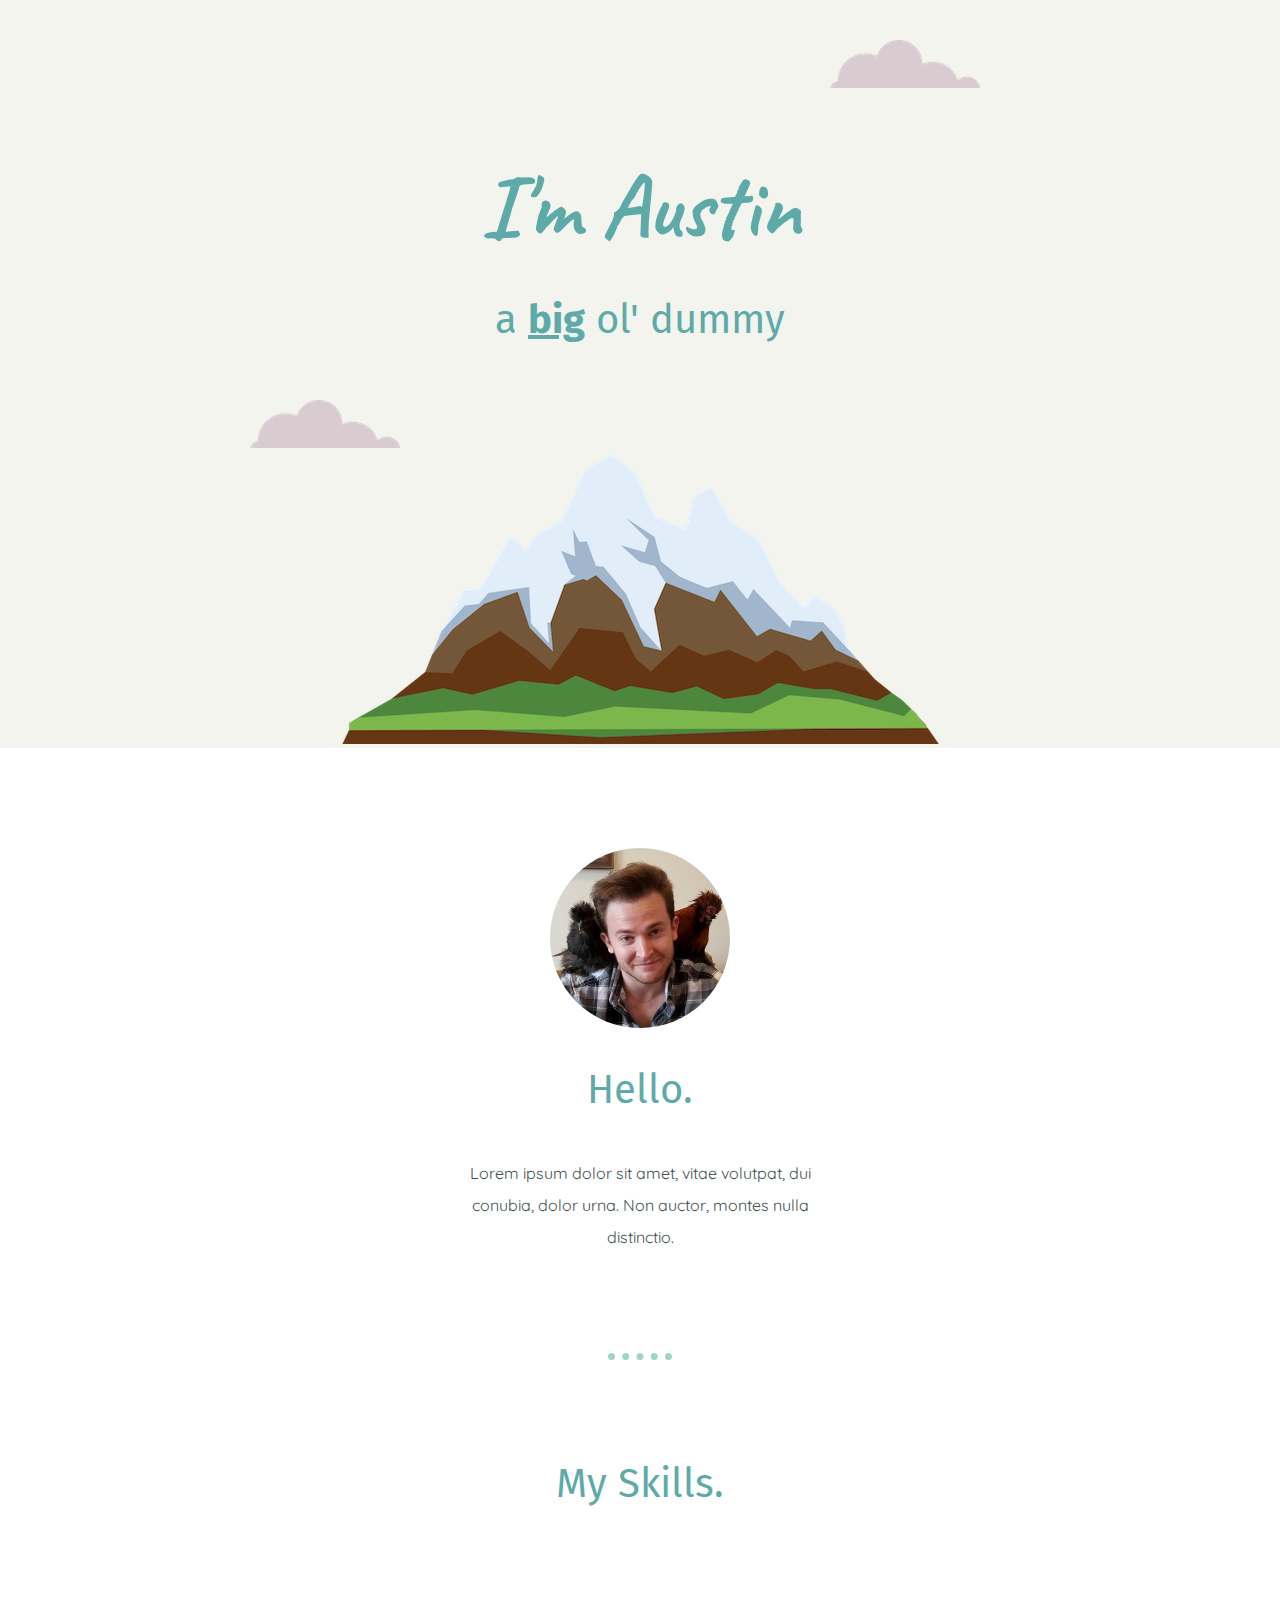
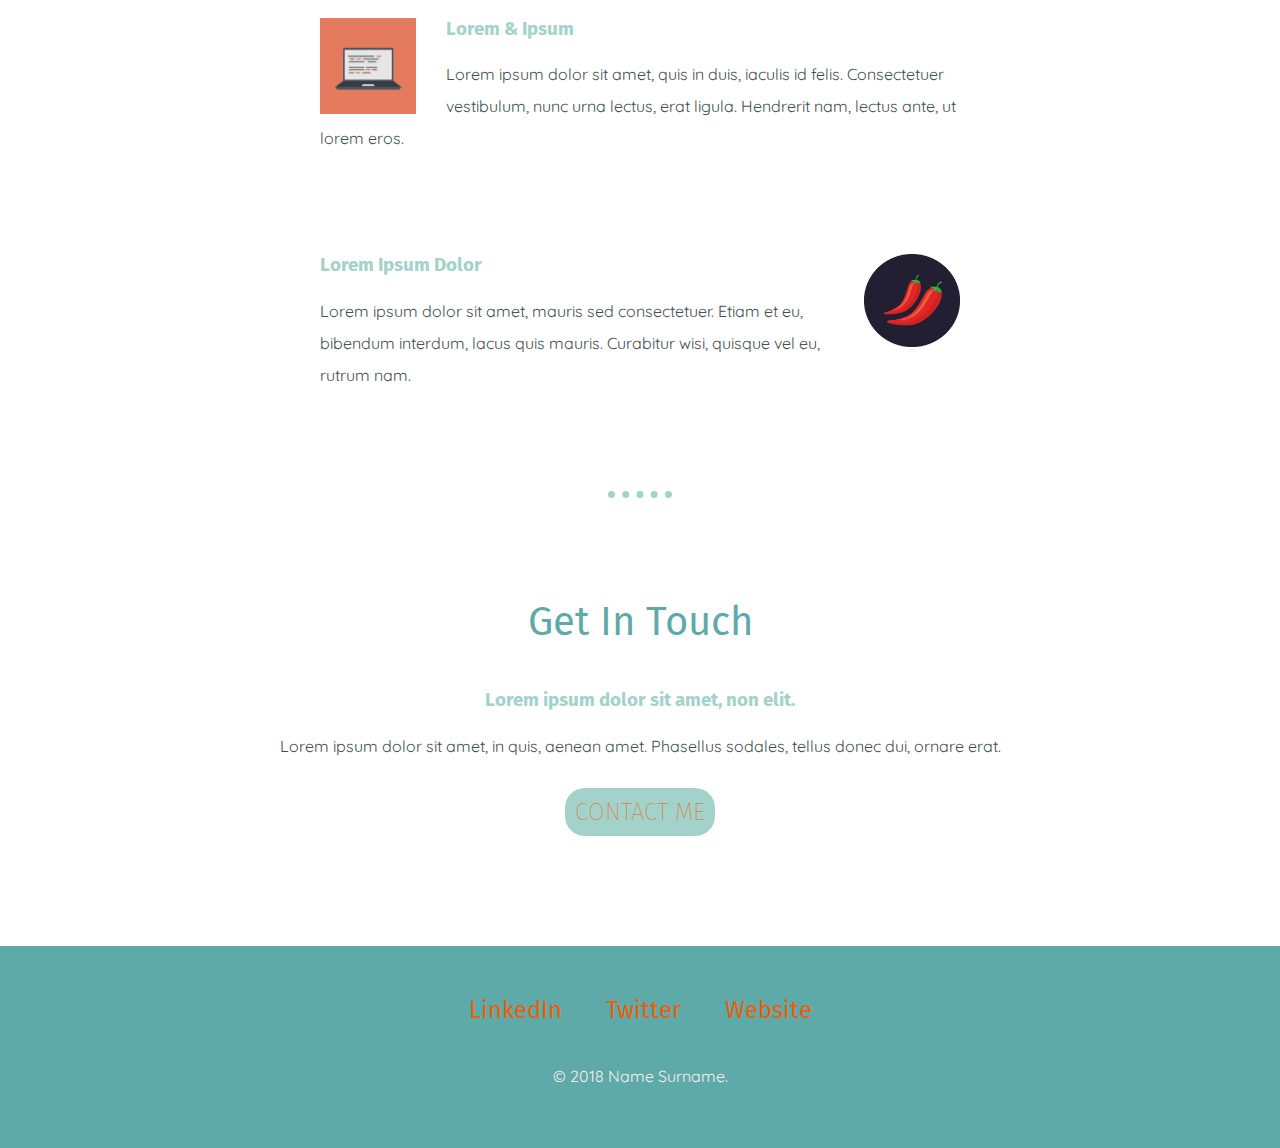
<file: index.html>
<!DOCTYPE html>
<html lang="en" dir="ltr">

<head>
  <meta charset="utf-8">
  <title>Austin</title>

  <link rel="stylesheet" href="css/styles.css">
  <link rel="icon" href="favicon.ico">
  <link rel="preconnect" href="https://fonts.gstatic.com">
  <link href="https://fonts.googleapis.com/css2?family=Caveat&family=Fira+Sans&family=Quicksand&family=Shadows+Into+Light&display=swap" rel="stylesheet">

</head>

<body>

  <div class="top-container">
    <img class="top-cloud" src="images/cloud.png" alt="cloud-img">
    <h1>I'm Austin</h1>
    <h2>a <span class="big">big</span> ol' dummy</h2>
    <img class="bottom-cloud" src="images/cloud.png" alt="cloud-img">
    <img src="images/mountain.png" alt="mountain-img">
  </div>

  <div class="middle-container">
    <div class="profile">
      <img id="selfImage" src="images/austin.jpg" alt="self-img">
      <h2>Hello.</h2>
      <p class="intro">Lorem ipsum dolor sit amet, vitae volutpat, dui conubia, dolor urna. Non auctor, montes nulla distinctio.</p>
    </div>
    <hr>
    <div class="skills">
      <h2>My Skills.</h2>
      <div class="skill-row">
        <img class="computer-image" src="images/computer.png" alt="computer-img">
        <h3>Lorem & Ipsum</h3>
        <p>Lorem ipsum dolor sit amet, quis in duis, iaculis id felis. Consectetuer vestibulum, nunc urna lectus, erat ligula. Hendrerit nam, lectus ante, ut lorem eros.</p>
      </div>
      <div class="skill-row">
        <img class="chili-image" src="images/chillies.png" alt="chilis-img">
        <h3>Lorem Ipsum Dolor</h3>
        <p>Lorem ipsum dolor sit amet, mauris sed consectetuer. Etiam et eu, bibendum interdum, lacus quis mauris. Curabitur wisi, quisque vel eu, rutrum nam.</p>
      </div>
    </div>
    <hr>
    <div class="contact-me">
      <h2>Get In Touch</h2>
      <h3>Lorem ipsum dolor sit amet, non elit.</h3>
      <p>Lorem ipsum dolor sit amet, in quis, aenean amet. Phasellus sodales, tellus donec dui, ornare erat.</p>
      <a class="contact-btn" href="mailto:name@email.com">CONTACT ME</a>
    </div>
  </div>


  <div class="bottom-container">
    <a class="footer-link" href="https://www.linkedin.com/">LinkedIn</a>
    <a class="footer-link" href="https://twitter.com/">Twitter</a>
    <a class="footer-link" href="https://www.appbrewery.co/">Website</a>
    <p class="copyright">© 2018 Name Surname.</p>
  </div>

</body>

</html>
</file>
<file: css/styles.css>
body {
  color: #40514E;
  font-family: 'Quicksand', sans-serif;
  margin: 0;
  text-align: center;
}

h1 {
  color: #5eaaa8;
  font-family: 'Caveat', cursive;
  font-size: 5.625rem;
  margin: 50px auto 0 auto;
}

h2 {
  color: #5eaaa8;
  font-family: 'Fira Sans', sans-serif;
  font-size: 2.5rem;
  font-weight: normal;
  padding-bottom: 10px;
}

h3 {
  color: #a3d2ca;
  font-family: 'Fira Sans', sans-serif;
}

a {
  color: #eb5e0b;
  font-family: 'Fira Sans', sans-serif;
  font-size: 1.5em;
  text-decoration: none;
  margin: 10px 20px;
}

a:hover {
  color: #a3d2ca;
}

p {
    line-height: 2;
}

hr {
  border-style: none;
  border-top-style: dotted;
  border-width: 7px;
  width: 5%;
  border-color: #a3d2ca;
  margin: 100px auto;
}

#selfImage {
  border-radius: 100%;
}

.top-container {
  background-color: #f3f4ed;
  padding-top: 100px;
  position: relative;
}

.middle-container {
  margin: 100px auto;
}

.bottom-container {
  background-color: #5eaaa8;
  padding: 50px 0 20px;
}

.skill-row {
  margin: 100px auto;
  width: 50%;
  text-align: left;
}

.intro {
  margin: auto;
  width: 30%;
}

.bottom-cloud {
  bottom: 300px;
  left: 250px;
  position: absolute;
}

.contact-btn {
  -webkit-border-radius: 20px;
   -moz-border-radius: 20px;
   border-radius: 20px;
   color: #EB5E0B;
   font-family: 'Fira Sans', sans-serif;
   font-size: 24px;
   font-weight: 100;
   padding: 10px;
   background-color: #A3D2CA;
   text-decoration: none;
   display: inline-block;
   cursor: pointer;
   text-align: center;
}

.contact-btn:hover {
   background: #5EAAA8;
   border: solid #EB5E0B 1px;
   -webkit-border-radius: 20px;
   -moz-border-radius: 20px;
   border-radius: 20px;
   text-decoration: none;
}

.top-cloud {
  position: absolute;
  right: 300px;
  top: 40px;
}

.computer-image {
  float: left;
  margin-right: 30px;
  width: 15%
}

.chili-image {
  float: right;
  margin-left: 30px;
  width: 15%;
}

.big {
  font-weight: bold;
  text-decoration: underline;
}

.copyright {
  color: #f8f1f1;
  padding: 20px 0;
}
</file>
